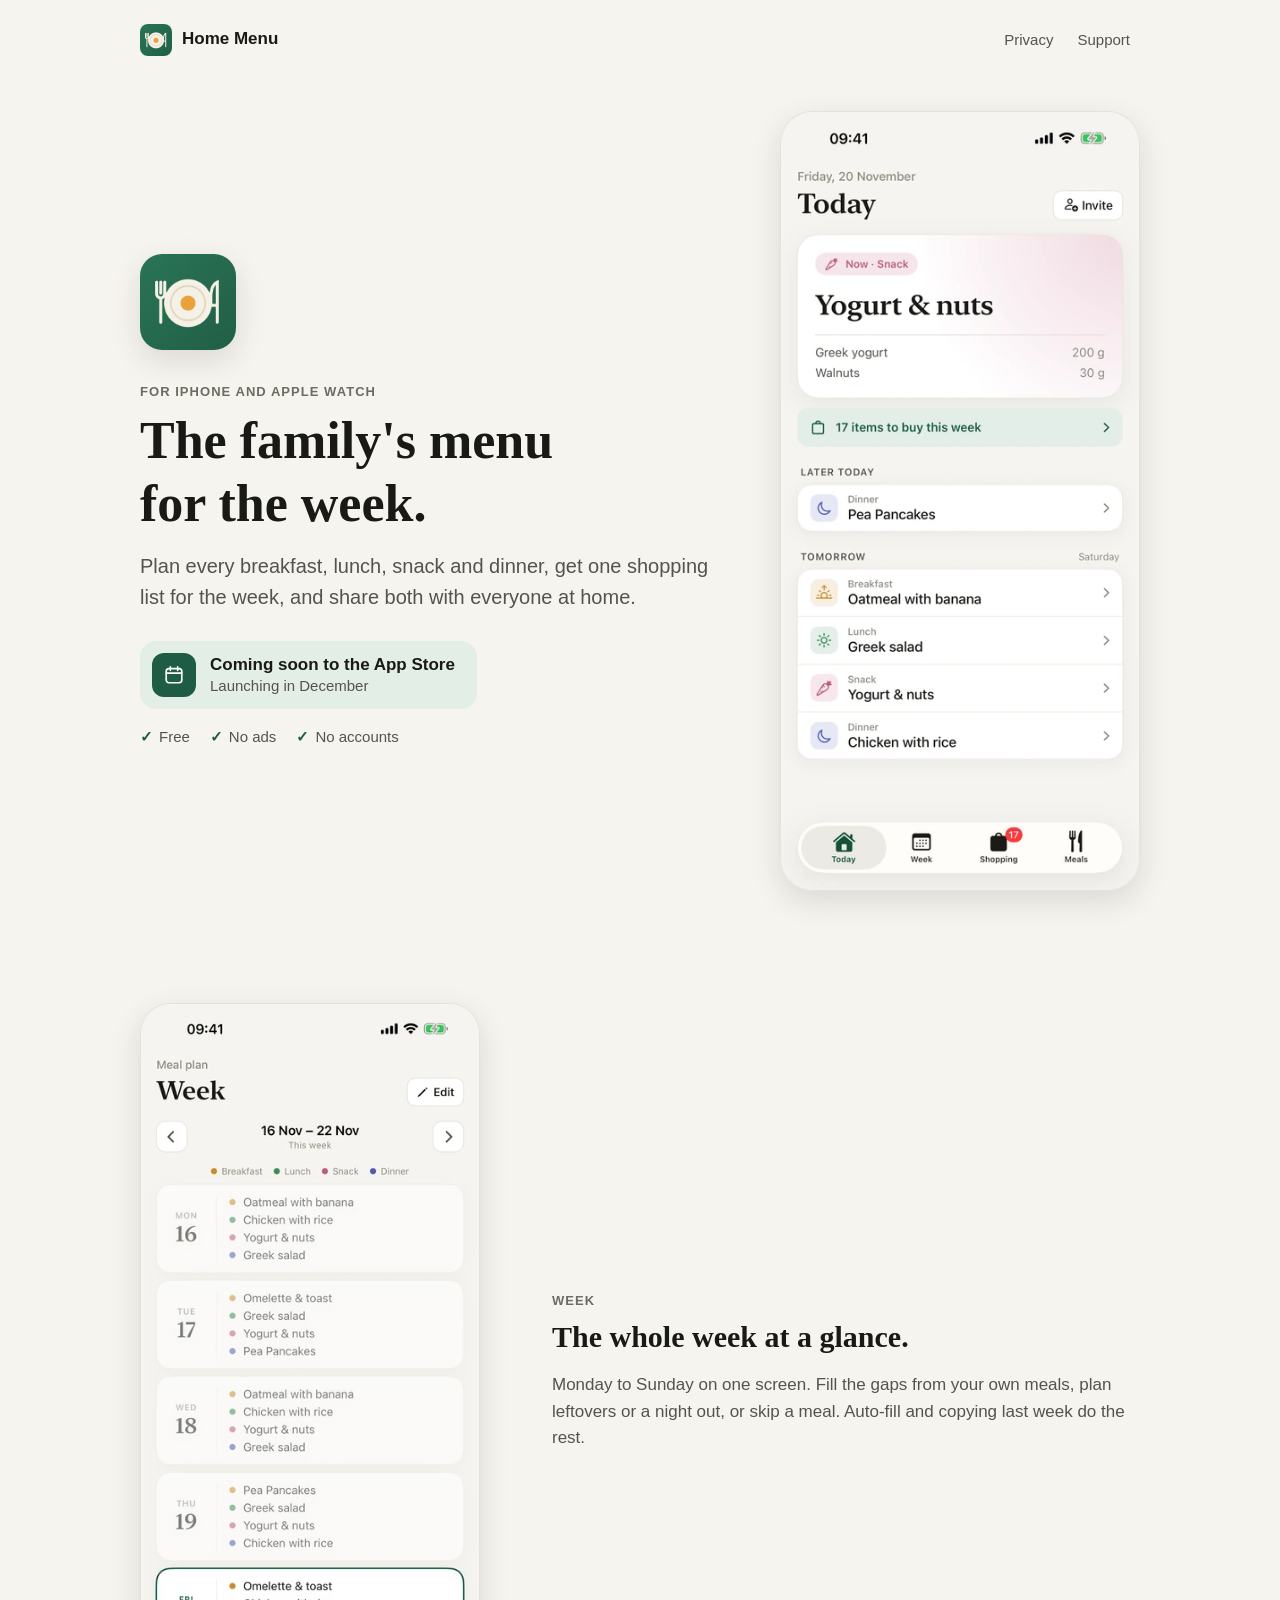
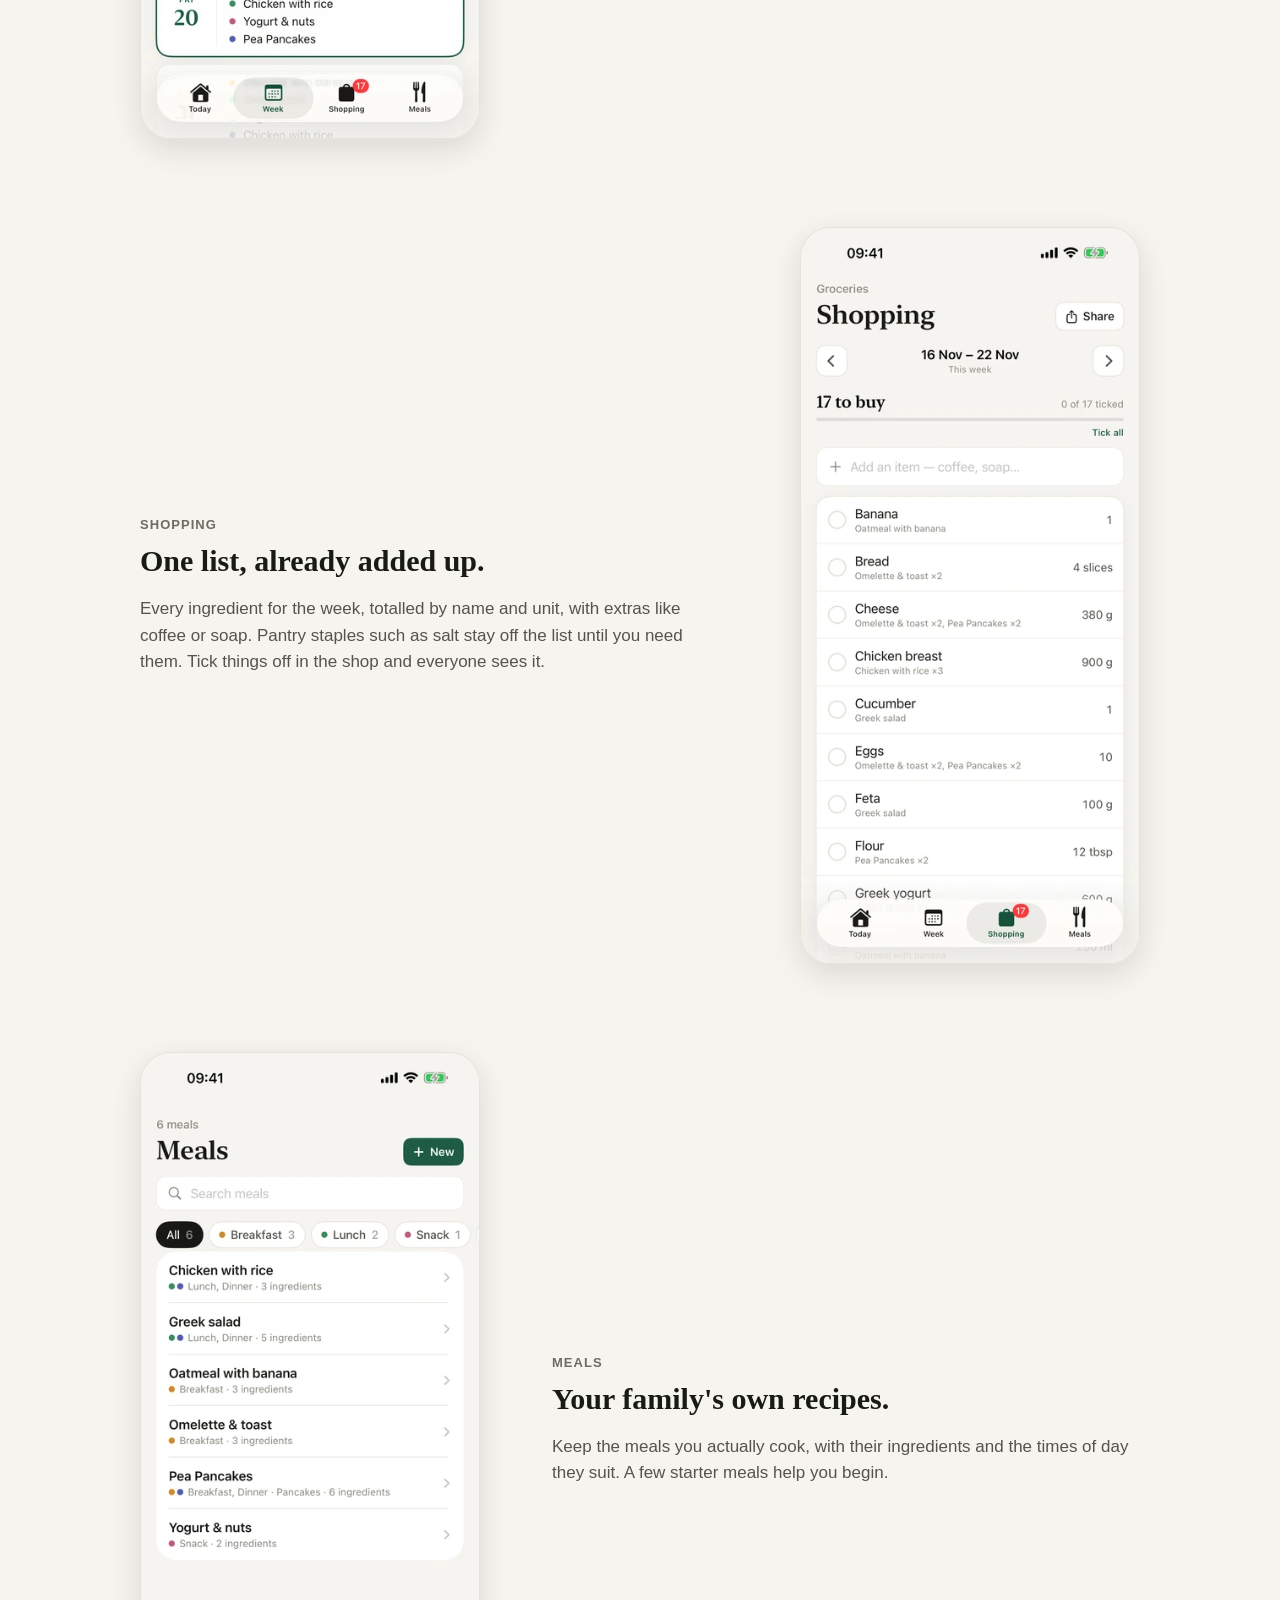
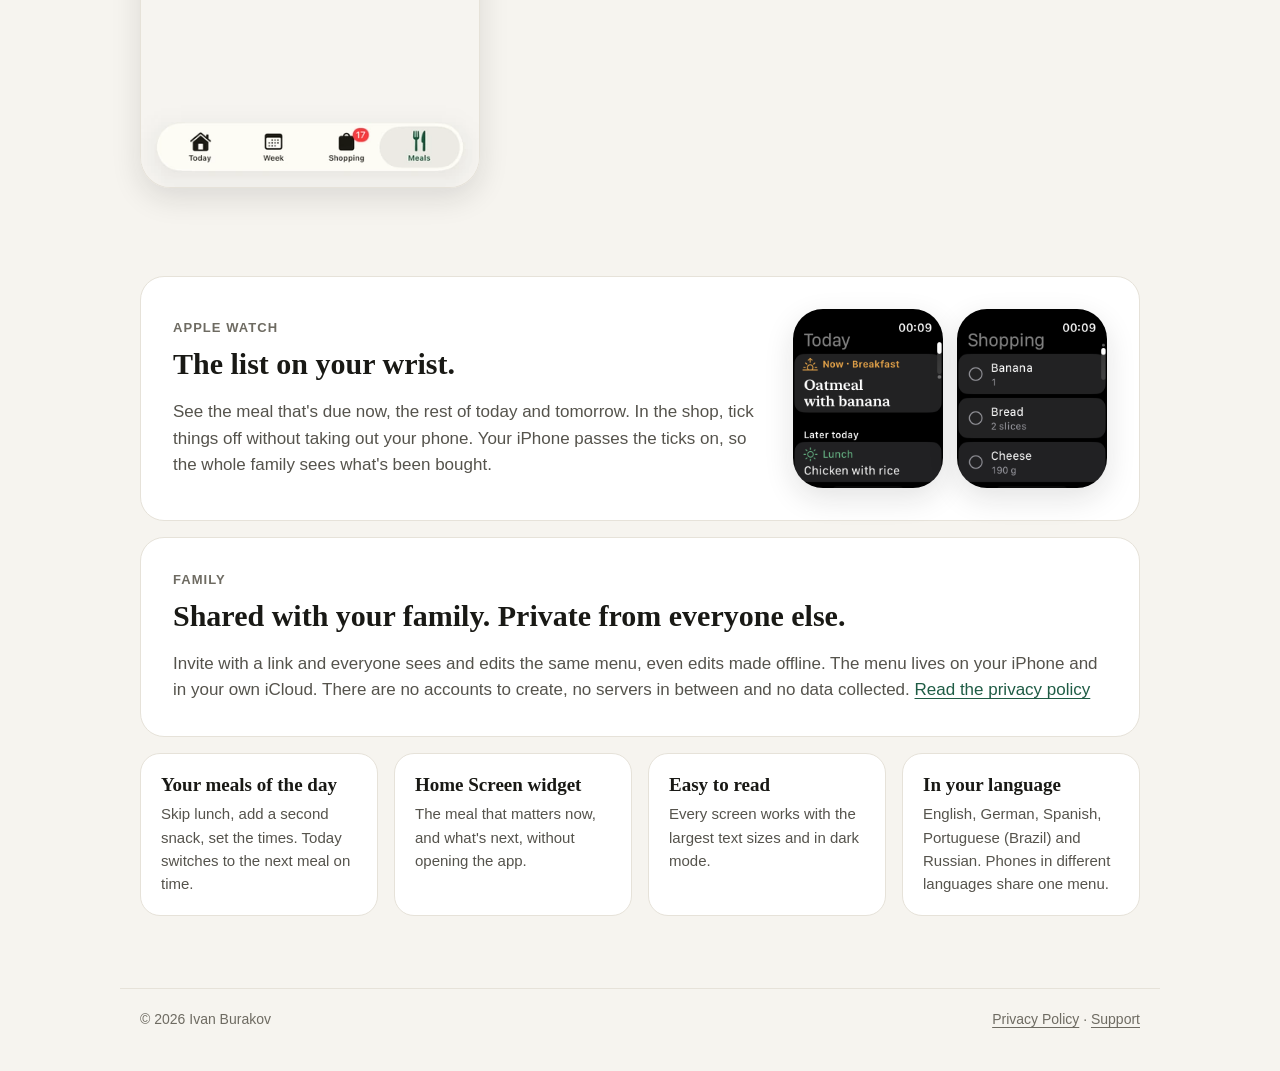
<file: index.html>
<!doctype html>
<html lang="en">
<head>
  <meta charset="utf-8">
  <meta name="viewport" content="width=device-width, initial-scale=1">
  <title>Home Menu – Family Planner</title>
  <meta name="description" content="Plan the family's meals for the week, get one shopping list, and share both through iCloud. Free, for iPhone and Apple Watch.">
  <link rel="icon" href="icon.png">
  <link rel="apple-touch-icon" href="apple-touch-icon.png">
  <meta name="apple-itunes-app" content="app-id=6836330784">
  <meta property="og:type" content="website">
  <meta property="og:url" content="https://frostib18.github.io/homemenu/">
  <meta property="og:title" content="Home Menu – Family Planner">
  <meta property="og:description" content="Plan the family's meals for the week, get one shopping list, and share both through iCloud. For iPhone and Apple Watch.">
  <meta property="og:image" content="https://frostib18.github.io/homemenu/images/og.png">
  <meta property="og:image:width" content="1200">
  <meta property="og:image:height" content="630">
  <meta property="og:image:alt" content="Home Menu app icon beside the Today screen on iPhone">
  <meta name="twitter:card" content="summary_large_image">
  <link rel="stylesheet" href="style.css">
</head>
<body>
  <header class="nav">
    <a class="brand" href="./"><img src="icon.png" alt="">Home Menu</a>
    <nav><a href="privacy.html">Privacy</a><a href="support.html">Support</a></nav>
  </header>

  <main class="home">
    <section class="hero">
      <div class="hero-text">
        <img class="icon" src="icon.png" width="96" height="96" alt="Home Menu app icon">
        <p class="eyebrow">For iPhone and Apple Watch</p>
        <h1>The family's menu for the week.</h1>
        <p class="lead">Plan every breakfast, lunch, snack and dinner, get one shopping list for the week, and share both with everyone at home.</p>
        <p class="launch">
          <span class="launch-icon" aria-hidden="true"><svg viewBox="0 0 24 24" width="22" height="22" fill="none" stroke="currentColor" stroke-width="1.8" stroke-linecap="round" stroke-linejoin="round"><rect x="3.5" y="5" width="17" height="15.5" rx="3"/><path d="M3.5 10h17M8 3v4M16 3v4"/></svg></span>
          <span><strong>Coming soon to the App Store</strong><span>Launching in December</span></span>
        </p>
        <ul class="facts" aria-label="At a glance">
          <li>Free</li>
          <li>No ads</li>
          <li>No accounts</li>
        </ul>
      </div>
      <figure class="phone hero-phone">
        <img src="images/iphone-today-720.webp" srcset="images/iphone-today-400.webp 400w, images/iphone-today-540.webp 540w, images/iphone-today-720.webp 720w, images/iphone-today-1080.webp 1080w, images/iphone-today-1320.webp 1320w" sizes="(max-width: 720px) min(260px, 72vw), 360px" width="1320" height="2868" alt="The Today screen: the snack that's due now, the rest of today and tomorrow's meals">
      </figure>
    </section>

    <section class="row">
      <figure class="phone">
        <img src="images/iphone-week-720.webp" srcset="images/iphone-week-400.webp 400w, images/iphone-week-540.webp 540w, images/iphone-week-720.webp 720w, images/iphone-week-1080.webp 1080w, images/iphone-week-1320.webp 1320w" sizes="(max-width: 720px) min(240px, 66vw), 340px" width="1320" height="2868" alt="The Week screen: each day's meals from Monday to Sunday" loading="lazy">
      </figure>
      <div>
        <p class="eyebrow">Week</p>
        <h2>The whole week at a glance.</h2>
        <p>Monday to Sunday on one screen. Fill the gaps from your own meals, plan leftovers or a night out, or skip a meal. Auto-fill and copying last week do the rest.</p>
      </div>
    </section>

    <section class="row">
      <figure class="phone">
        <img src="images/iphone-shopping-720.webp" srcset="images/iphone-shopping-400.webp 400w, images/iphone-shopping-540.webp 540w, images/iphone-shopping-720.webp 720w, images/iphone-shopping-1080.webp 1080w, images/iphone-shopping-1320.webp 1320w" sizes="(max-width: 720px) min(240px, 66vw), 340px" width="1320" height="2868" alt="The Shopping screen: the week's ingredients added up, each with a tick" loading="lazy">
      </figure>
      <div>
        <p class="eyebrow">Shopping</p>
        <h2>One list, already added up.</h2>
        <p>Every ingredient for the week, totalled by name and unit, with extras like coffee or soap. Pantry staples such as salt stay off the list until you need them. Tick things off in the shop and everyone sees it.</p>
      </div>
    </section>

    <section class="row">
      <figure class="phone">
        <img src="images/iphone-meals-720.webp" srcset="images/iphone-meals-400.webp 400w, images/iphone-meals-540.webp 540w, images/iphone-meals-720.webp 720w, images/iphone-meals-1080.webp 1080w, images/iphone-meals-1320.webp 1320w" sizes="(max-width: 720px) min(240px, 66vw), 340px" width="1320" height="2868" alt="The Meals screen: the family's meals, filtered by time of day" loading="lazy">
      </figure>
      <div>
        <p class="eyebrow">Meals</p>
        <h2>Your family's own recipes.</h2>
        <p>Keep the meals you actually cook, with their ingredients and the times of day they suit. A few starter meals help you begin.</p>
      </div>
    </section>

    <section class="panel watch">
      <div>
        <p class="eyebrow">Apple Watch</p>
        <h2>The list on your wrist.</h2>
        <p>See the meal that's due now, the rest of today and tomorrow. In the shop, tick things off without taking out your phone. Your iPhone passes the ticks on, so the whole family sees what's been bought.</p>
      </div>
      <div class="watch-shots">
        <img src="images/watch-today.png" width="416" height="496" alt="Apple Watch: today's breakfast and lunch" loading="lazy">
        <img src="images/watch-shopping.png" width="416" height="496" alt="Apple Watch: the shopping list with ticks" loading="lazy">
      </div>
    </section>

    <section class="panel">
      <p class="eyebrow">Family</p>
      <h2>Shared with your family. Private from everyone else.</h2>
      <p>Invite with a link and everyone sees and edits the same menu, even edits made offline. The menu lives on your iPhone and in your own iCloud. There are no accounts to create, no servers in between and no data collected. <a href="privacy.html">Read the privacy policy</a></p>
    </section>

    <ul class="features">
      <li><h3>Your meals of the day</h3><p>Skip lunch, add a second snack, set the times. Today switches to the next meal on time.</p></li>
      <li><h3>Home Screen widget</h3><p>The meal that matters now, and what's next, without opening the app.</p></li>
      <li><h3>Easy to read</h3><p>Every screen works with the largest text sizes and in dark mode.</p></li>
      <li><h3>In your language</h3><p>English, German, Spanish, Portuguese (Brazil) and Russian. Phones in different languages share one menu.</p></li>
    </ul>
  </main>

  <footer>
    <span>© 2026 Ivan Burakov</span>
    <span><a href="privacy.html">Privacy Policy</a> · <a href="support.html">Support</a></span>
  </footer>
</body>
</html>
</file>
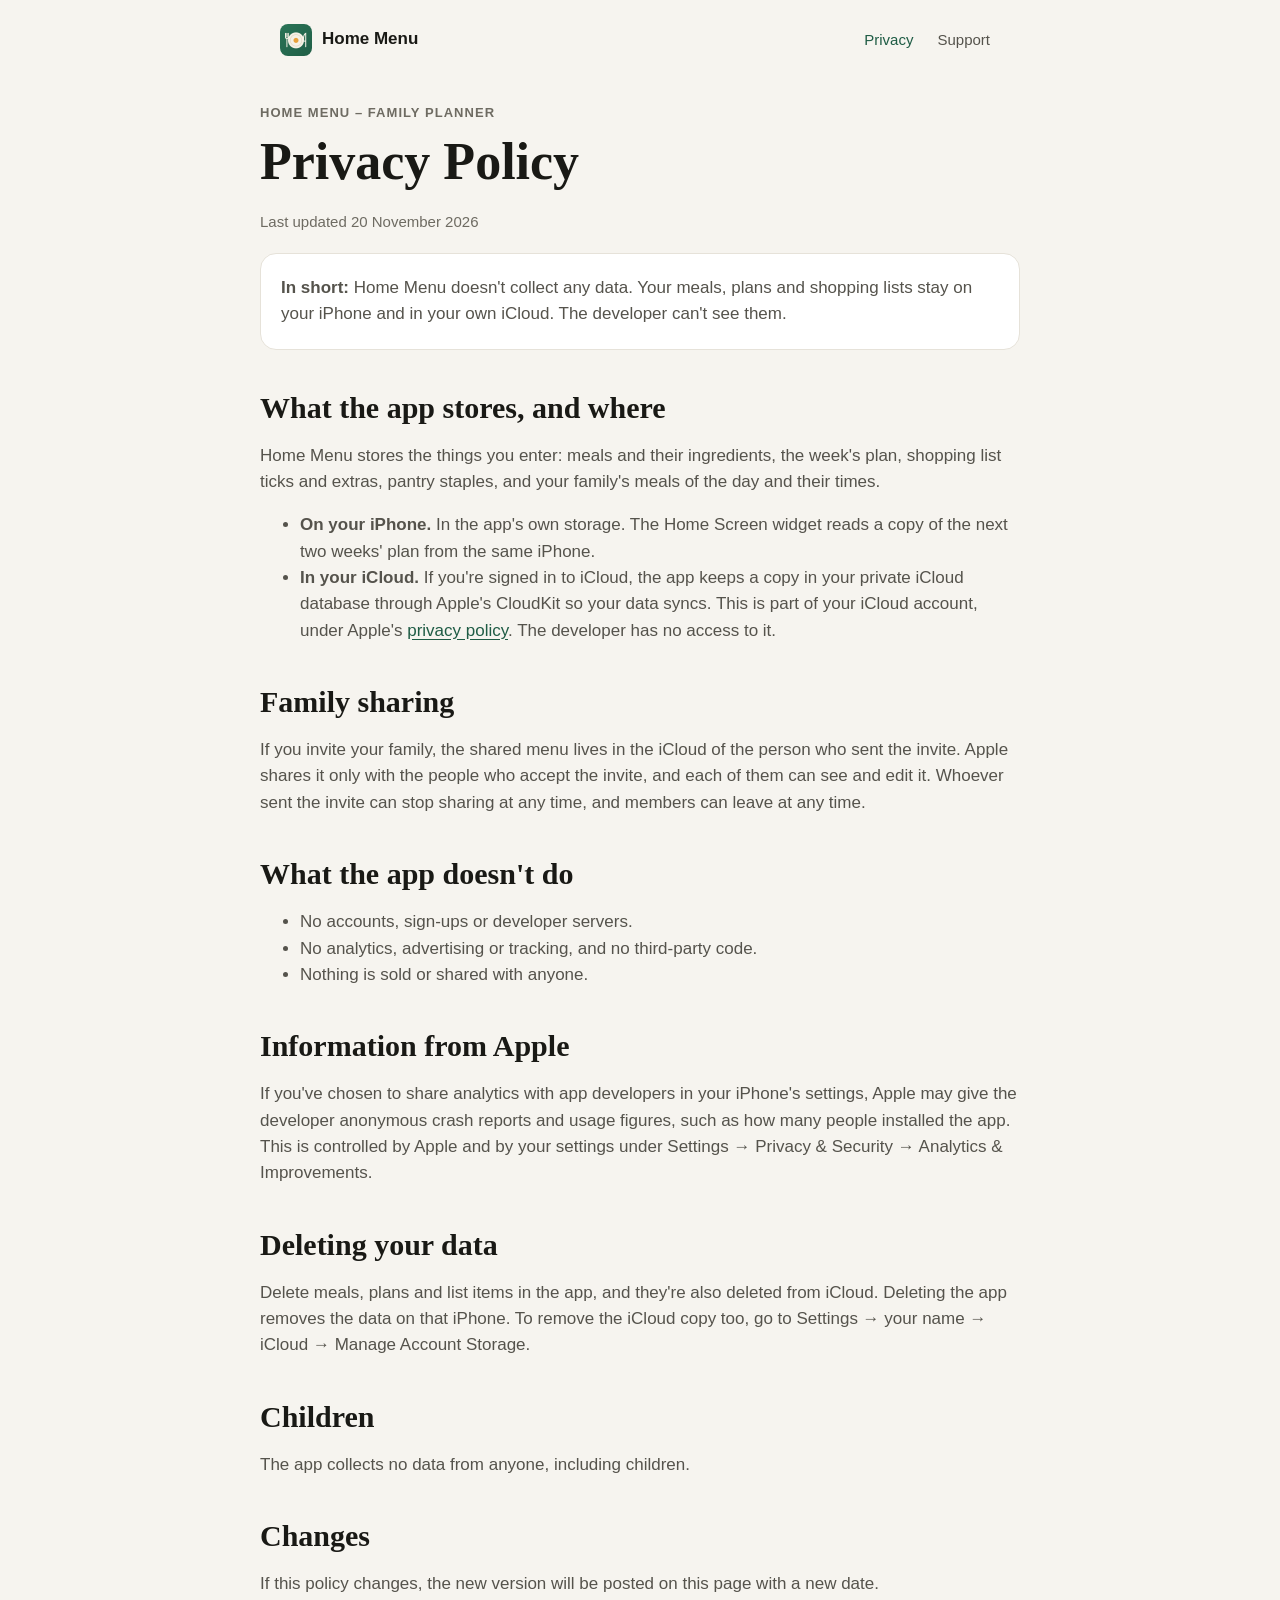
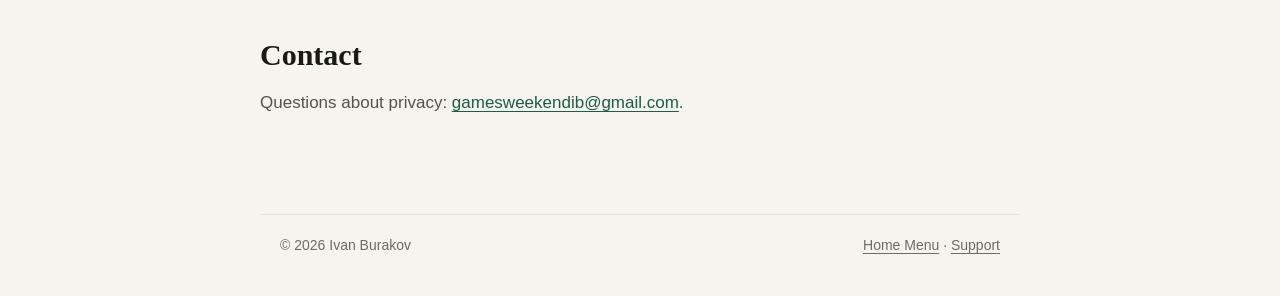
<file: privacy.html>
<!doctype html>
<html lang="en">
<head>
  <meta charset="utf-8">
  <meta name="viewport" content="width=device-width, initial-scale=1">
  <title>Privacy Policy – Home Menu</title>
  <meta name="description" content="Home Menu collects no data. Your menu stays on your iPhone and in your family's iCloud.">
  <link rel="icon" href="icon.png">
  <link rel="apple-touch-icon" href="apple-touch-icon.png">
  <link rel="stylesheet" href="style.css">
</head>
<body>
  <header class="nav">
    <a class="brand" href="./"><img src="icon.png" alt="">Home Menu</a>
    <nav><a href="privacy.html" aria-current="page">Privacy</a><a href="support.html">Support</a></nav>
  </header>

  <main class="doc">
    <p class="eyebrow">Home Menu – Family Planner</p>
    <h1>Privacy Policy</h1>
    <p class="updated">Last updated 20 November 2026</p>

    <div class="card">
      <p><b>In short:</b> Home Menu doesn't collect any data. Your meals, plans and shopping lists stay on your iPhone and in your own iCloud. The developer can't see them.</p>
    </div>

    <h2>What the app stores, and where</h2>
    <p>Home Menu stores the things you enter: meals and their ingredients, the week's plan, shopping list ticks and extras, pantry staples, and your family's meals of the day and their times.</p>
    <ul>
      <li><b>On your iPhone.</b> In the app's own storage. The Home Screen widget reads a copy of the next two weeks' plan from the same iPhone.</li>
      <li><b>In your iCloud.</b> If you're signed in to iCloud, the app keeps a copy in your private iCloud database through Apple's CloudKit so your data syncs. This is part of your iCloud account, under Apple's <a href="https://www.apple.com/legal/privacy/">privacy policy</a>. The developer has no access to it.</li>
    </ul>

    <h2>Family sharing</h2>
    <p>If you invite your family, the shared menu lives in the iCloud of the person who sent the invite. Apple shares it only with the people who accept the invite, and each of them can see and edit it. Whoever sent the invite can stop sharing at any time, and members can leave at any time.</p>

    <h2>What the app doesn't do</h2>
    <ul>
      <li>No accounts, sign-ups or developer servers.</li>
      <li>No analytics, advertising or tracking, and no third-party code.</li>
      <li>Nothing is sold or shared with anyone.</li>
    </ul>

    <h2>Information from Apple</h2>
    <p>If you've chosen to share analytics with app developers in your iPhone's settings, Apple may give the developer anonymous crash reports and usage figures, such as how many people installed the app. This is controlled by Apple and by your settings under Settings → Privacy &amp; Security → Analytics &amp; Improvements.</p>

    <h2>Deleting your data</h2>
    <p>Delete meals, plans and list items in the app, and they're also deleted from iCloud. Deleting the app removes the data on that iPhone. To remove the iCloud copy too, go to Settings → your name → iCloud → Manage Account Storage.</p>

    <h2>Children</h2>
    <p>The app collects no data from anyone, including children.</p>

    <h2>Changes</h2>
    <p>If this policy changes, the new version will be posted on this page with a new date.</p>

    <h2>Contact</h2>
    <p>Questions about privacy: <a href="mailto:gamesweekendib@gmail.com">gamesweekendib@gmail.com</a>.</p>
  </main>

  <footer>
    <span>© 2026 Ivan Burakov</span>
    <span><a href="./">Home Menu</a> · <a href="support.html">Support</a></span>
  </footer>
</body>
</html>
</file>
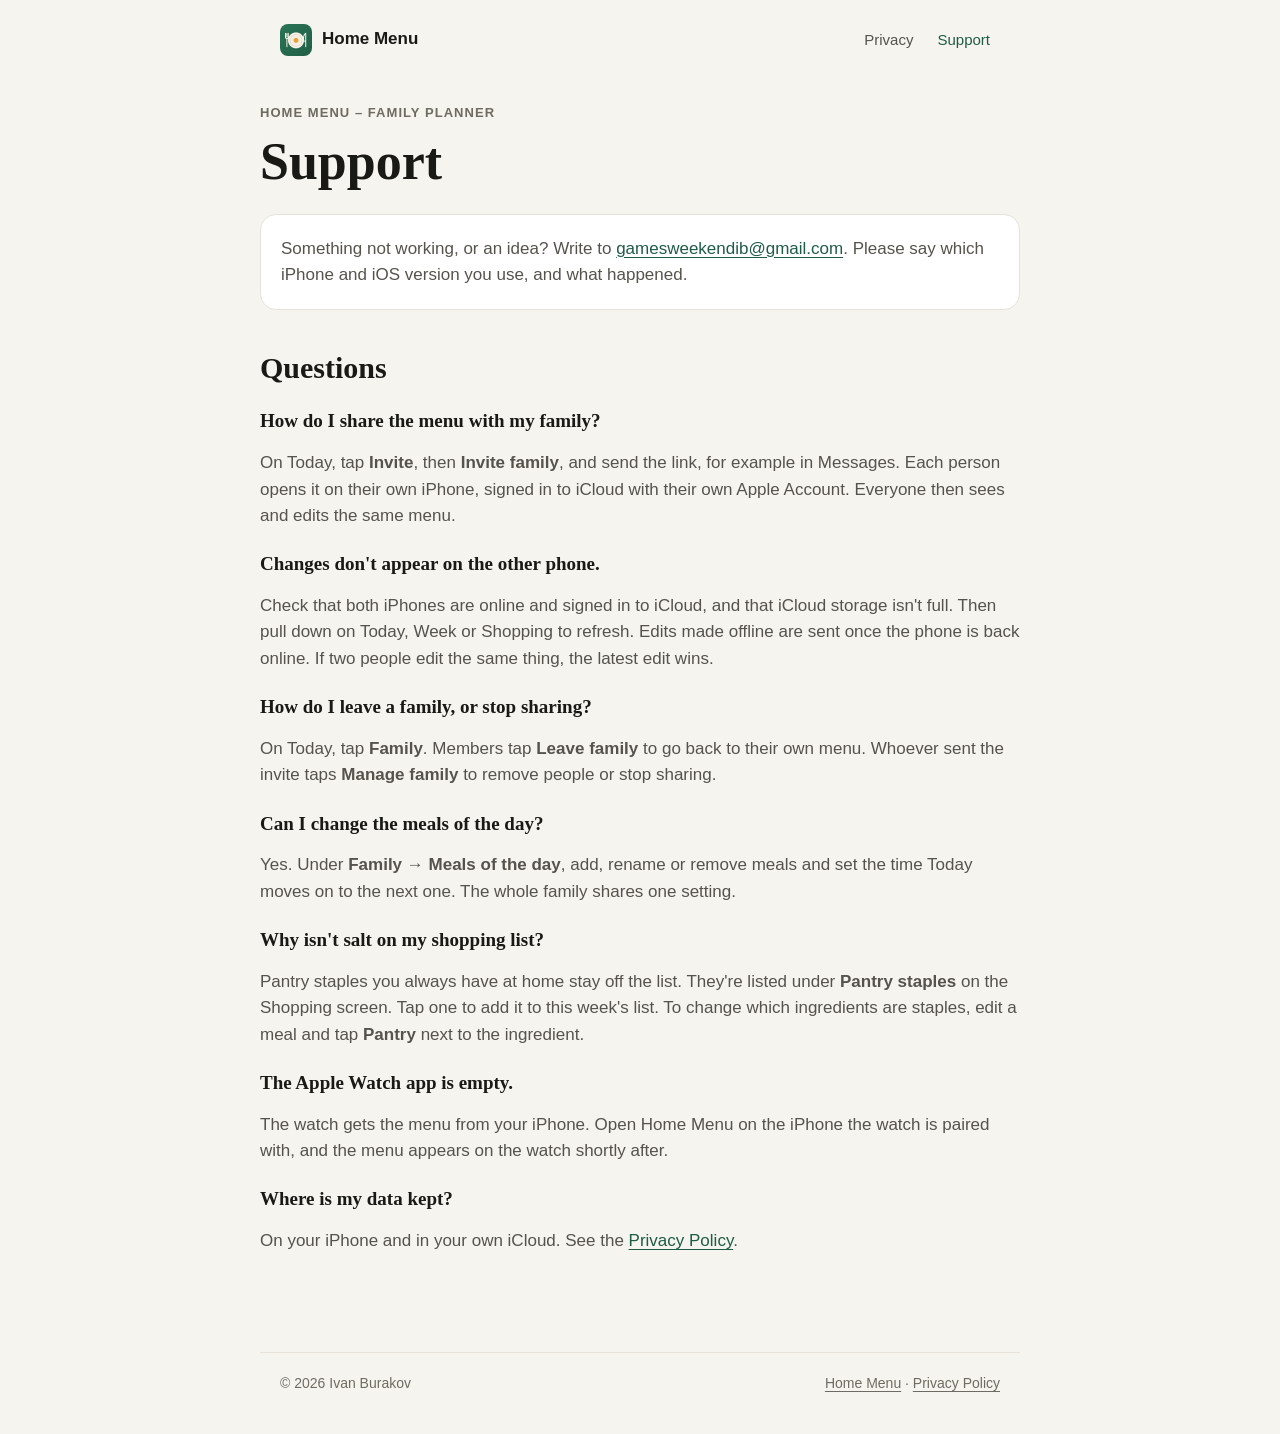
<file: support.html>
<!doctype html>
<html lang="en">
<head>
  <meta charset="utf-8">
  <meta name="viewport" content="width=device-width, initial-scale=1">
  <title>Support – Home Menu</title>
  <meta name="description" content="Help with Home Menu: sharing the menu with your family, sync and contact.">
  <link rel="icon" href="icon.png">
  <link rel="apple-touch-icon" href="apple-touch-icon.png">
  <link rel="stylesheet" href="style.css">
</head>
<body>
  <header class="nav">
    <a class="brand" href="./"><img src="icon.png" alt="">Home Menu</a>
    <nav><a href="privacy.html">Privacy</a><a href="support.html" aria-current="page">Support</a></nav>
  </header>

  <main class="doc">
    <p class="eyebrow">Home Menu – Family Planner</p>
    <h1>Support</h1>

    <div class="card">
      <p>Something not working, or an idea? Write to <a href="mailto:gamesweekendib@gmail.com">gamesweekendib@gmail.com</a>. Please say which iPhone and iOS version you use, and what happened.</p>
    </div>

    <h2>Questions</h2>

    <h3>How do I share the menu with my family?</h3>
    <p>On Today, tap <b>Invite</b>, then <b>Invite family</b>, and send the link, for example in Messages. Each person opens it on their own iPhone, signed in to iCloud with their own Apple Account. Everyone then sees and edits the same menu.</p>

    <h3>Changes don't appear on the other phone.</h3>
    <p>Check that both iPhones are online and signed in to iCloud, and that iCloud storage isn't full. Then pull down on Today, Week or Shopping to refresh. Edits made offline are sent once the phone is back online. If two people edit the same thing, the latest edit wins.</p>

    <h3>How do I leave a family, or stop sharing?</h3>
    <p>On Today, tap <b>Family</b>. Members tap <b>Leave family</b> to go back to their own menu. Whoever sent the invite taps <b>Manage family</b> to remove people or stop sharing.</p>

    <h3>Can I change the meals of the day?</h3>
    <p>Yes. Under <b>Family → Meals of the day</b>, add, rename or remove meals and set the time Today moves on to the next one. The whole family shares one setting.</p>

    <h3>Why isn't salt on my shopping list?</h3>
    <p>Pantry staples you always have at home stay off the list. They're listed under <b>Pantry staples</b> on the Shopping screen. Tap one to add it to this week's list. To change which ingredients are staples, edit a meal and tap <b>Pantry</b> next to the ingredient.</p>

    <h3>The Apple Watch app is empty.</h3>
    <p>The watch gets the menu from your iPhone. Open Home Menu on the iPhone the watch is paired with, and the menu appears on the watch shortly after.</p>

    <h3>Where is my data kept?</h3>
    <p>On your iPhone and in your own iCloud. See the <a href="privacy.html">Privacy Policy</a>.</p>
  </main>

  <footer>
    <span>© 2026 Ivan Burakov</span>
    <span><a href="./">Home Menu</a> · <a href="privacy.html">Privacy Policy</a></span>
  </footer>
</body>
</html>
</file>
<file: style.css>
/* Colours follow the app (HomeMenu/Theme.swift). --mut is darker than the app's so small text stays readable on the web (4.5:1). */
:root {
  color-scheme: light dark;
  --bg: #F6F4EF;
  --surface: #FFFFFF;
  --ink: #191915;
  --ink2: #55534C;
  --mut: #6E6B62;
  --line: #E6E2D9;
  --acc: #1F5C45;
  --acc-soft: #E3EEE7;
  --on-acc: #FFFFFF;
  --shadow: 0 10px 30px rgba(25, 25, 21, .12);
}
@media (prefers-color-scheme: dark) {
  :root {
    --bg: #121210;
    --surface: #1B1B18;
    --ink: #F1EFE9;
    --ink2: #C2BFB6;
    --mut: #9A978E;
    --line: #2F2E29;
    --acc: #7CC79F;
    --acc-soft: #1E3227;
    --on-acc: #0F1F17;
    --shadow: 0 10px 30px rgba(0, 0, 0, .5);
  }
}

* { box-sizing: border-box; }
html { -webkit-text-size-adjust: 100%; }
body {
  margin: 0;
  background: var(--bg);
  color: var(--ink);
  font: 17px/1.55 -apple-system, BlinkMacSystemFont, "Segoe UI", Roboto, "Helvetica Neue", Arial, sans-serif;
}
main, header, footer { max-width: 760px; margin: 0 auto; padding: 0 20px; }
main.home { max-width: 1040px; }
a { color: var(--acc); text-underline-offset: 3px; }
a:focus-visible { outline: 2px solid var(--acc); outline-offset: 3px; border-radius: 4px; }
h1, h2, h3 { font-family: ui-serif, "New York", Georgia, serif; font-weight: 600; line-height: 1.2; color: var(--ink); text-wrap: balance; }
h1 { font-size: clamp(34px, 6vw, 52px); margin: 0 0 16px; }
h2 { font-size: clamp(24px, 3.4vw, 30px); margin: 0 0 12px; }
h3 { font-size: 19px; margin: 24px 0 6px; }
p, li { color: var(--ink2); }
.eyebrow { font-size: 13px; font-weight: 600; letter-spacing: .08em; text-transform: uppercase; color: var(--mut); margin: 0 0 8px; }

.nav { display: flex; align-items: center; justify-content: space-between; gap: 16px; padding-top: 20px; padding-bottom: 20px; }
main.home ~ footer, .nav:has(+ main.home) { max-width: 1040px; }
.brand { display: flex; align-items: center; gap: 10px; color: var(--ink); text-decoration: none; font-weight: 600; }
.brand img { width: 32px; height: 32px; border-radius: 8px; }
.nav nav { display: flex; gap: 4px; font-size: 15px; }
.nav nav a { color: var(--ink2); text-decoration: none; padding: 8px 10px; border-radius: 8px; }
.nav nav a:hover, .nav nav a[aria-current] { color: var(--acc); }

/* Screenshots in a phone-like frame. */
.phone { margin: 0; }
.phone img { display: block; width: 100%; height: auto; border-radius: 9% / 4.2%; border: 1px solid var(--line); box-shadow: var(--shadow); }

.hero { display: grid; grid-template-columns: 1fr 360px; gap: 64px; align-items: center; padding: 32px 0 24px; }
.hero .icon { width: 96px; height: 96px; border-radius: 22px; box-shadow: var(--shadow); margin-bottom: 24px; }
.lead { font-size: 20px; max-width: 30em; margin: 0; }
/* Launch notice: tinted and left-aligned with two lines of text, so it reads as information rather than a button. */
.launch { display: inline-flex; align-items: center; gap: 14px; margin: 28px 0 0; padding: 12px 22px 12px 12px; border-radius: 16px; background: var(--acc-soft); }
.launch-icon { display: grid; place-items: center; width: 44px; height: 44px; border-radius: 12px; background: var(--acc); color: var(--on-acc); flex: none; }
.launch strong { display: block; color: var(--ink); font-size: 17px; line-height: 1.3; }
.launch strong + span { display: block; color: var(--ink2); font-size: 15px; line-height: 1.35; }
.facts { display: flex; flex-wrap: wrap; gap: 6px 20px; margin: 16px 0 0; padding: 0; list-style: none; font-size: 15px; }
.facts li { display: flex; align-items: center; gap: 6px; }
.facts li::before { content: "✓"; color: var(--acc); font-weight: 700; }

.row { display: grid; grid-template-columns: 340px 1fr; gap: 72px; align-items: center; margin-top: 88px; }
.row:nth-of-type(odd) { grid-template-columns: 1fr 340px; }
.row:nth-of-type(odd) .phone { order: 2; }
.row p:last-child { margin-bottom: 0; }

.panel { margin-top: 88px; background: var(--surface); border: 1px solid var(--line); border-radius: 24px; padding: 32px; }
.panel p:last-child { margin-bottom: 0; }
.watch { display: grid; grid-template-columns: 1fr auto; gap: 32px; align-items: center; }
.watch-shots { display: flex; gap: 14px; }
.watch-shots img { width: 150px; height: auto; border-radius: 30px; background: #000; box-shadow: var(--shadow); }
.panel + .panel { margin-top: 16px; }

.features { display: grid; grid-template-columns: repeat(auto-fit, minmax(200px, 1fr)); gap: 16px; margin: 16px 0 0; padding: 0; list-style: none; }
.features li { background: var(--surface); border: 1px solid var(--line); border-radius: 20px; padding: 20px; }
.features h3 { margin: 0 0 6px; }
.features p { margin: 0; font-size: 15px; }

@media (max-width: 720px) {
  .hero { grid-template-columns: 1fr; gap: 40px; padding-top: 16px; }
  .hero-phone { width: min(260px, 72%); margin: 0 auto; }
  .row, .row:nth-of-type(odd) { grid-template-columns: 1fr; gap: 28px; margin-top: 64px; }
  .row .phone, .row:nth-of-type(odd) .phone { order: 2; width: min(240px, 66%); margin: 0 auto; }
  .panel { margin-top: 64px; padding: 24px 20px; border-radius: 20px; }
  .watch { grid-template-columns: 1fr; gap: 24px; }
  .watch-shots img { width: calc(50% - 7px); max-width: 170px; }
}

.doc { padding: 24px 0 8px; }
.doc h2 { margin-top: 40px; }
.doc .updated { color: var(--mut); font-size: 15px; }
.card { background: var(--surface); border: 1px solid var(--line); border-radius: 16px; padding: 4px 20px; margin: 20px 0; }

footer { margin-top: 72px; padding-top: 20px; padding-bottom: 40px; border-top: 1px solid var(--line); font-size: 14px; color: var(--mut); display: flex; flex-wrap: wrap; gap: 8px 20px; justify-content: space-between; }
footer a { color: var(--mut); }
</file>
